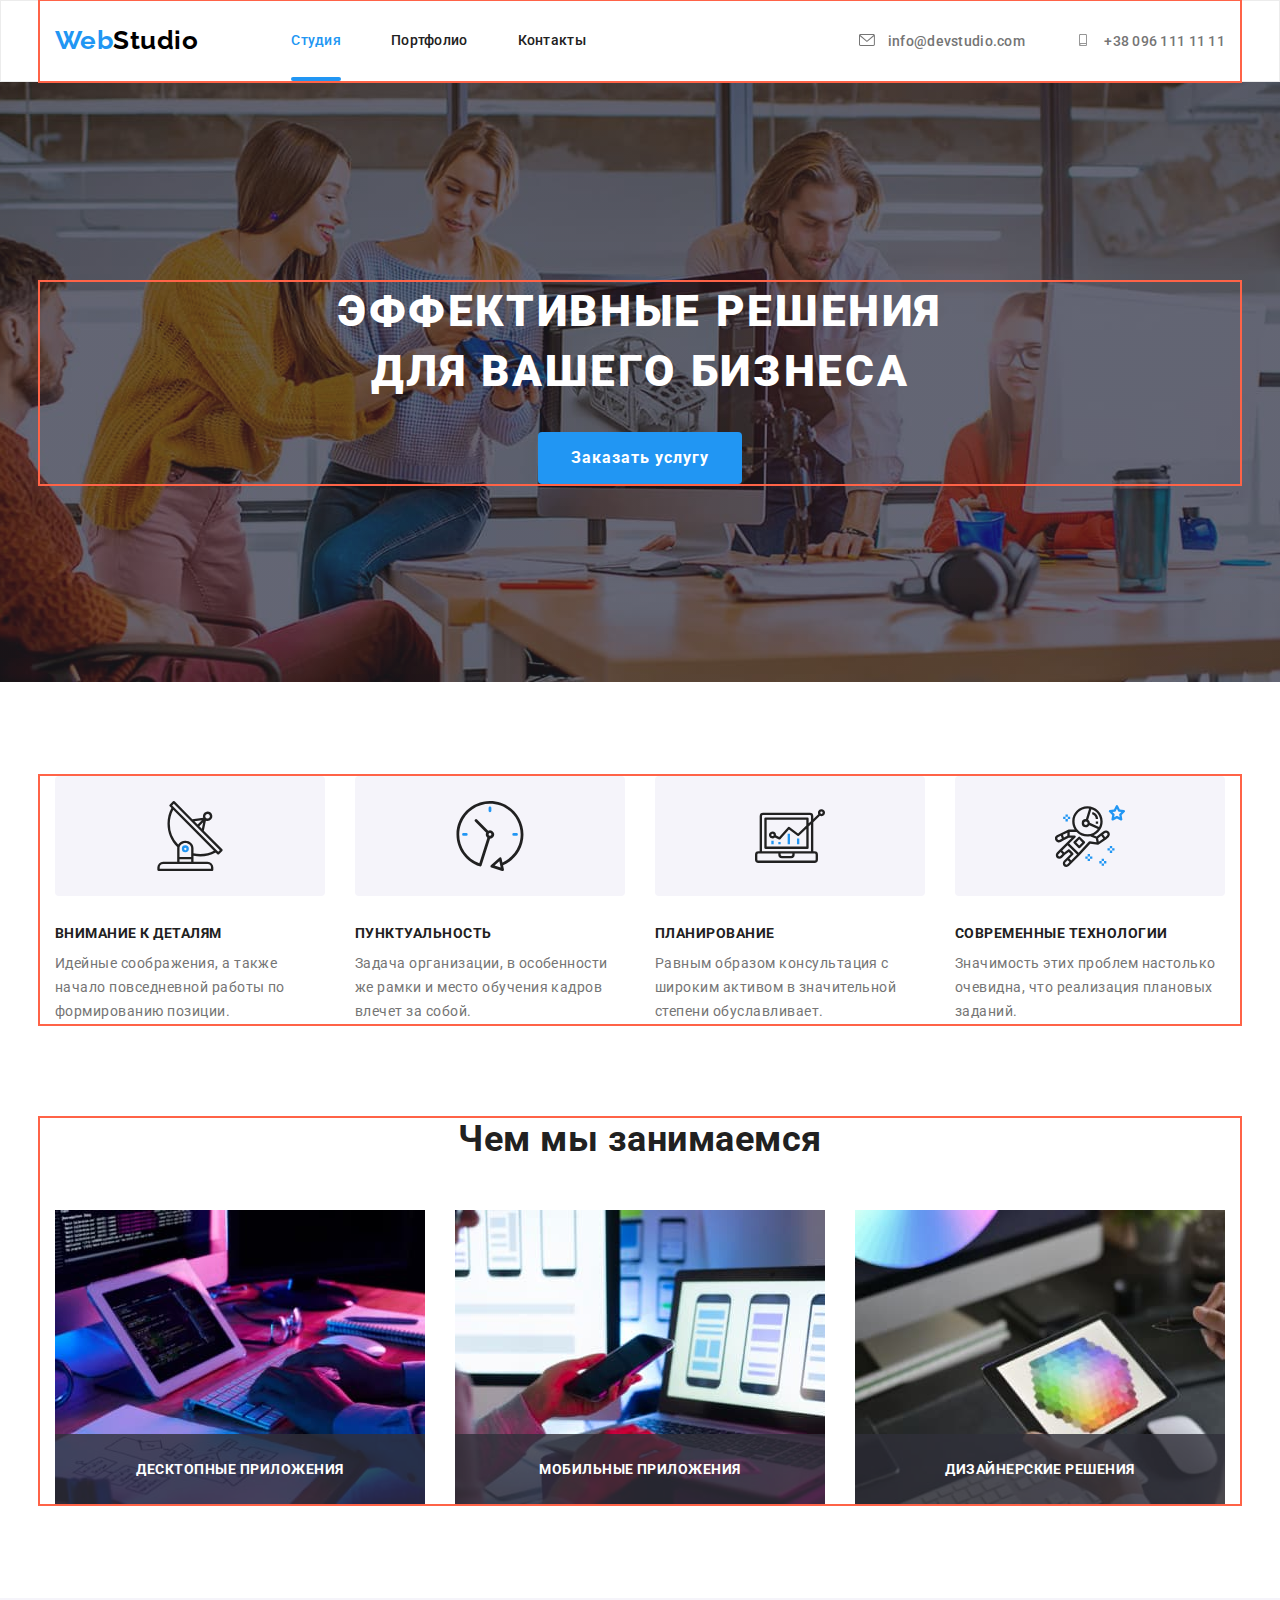
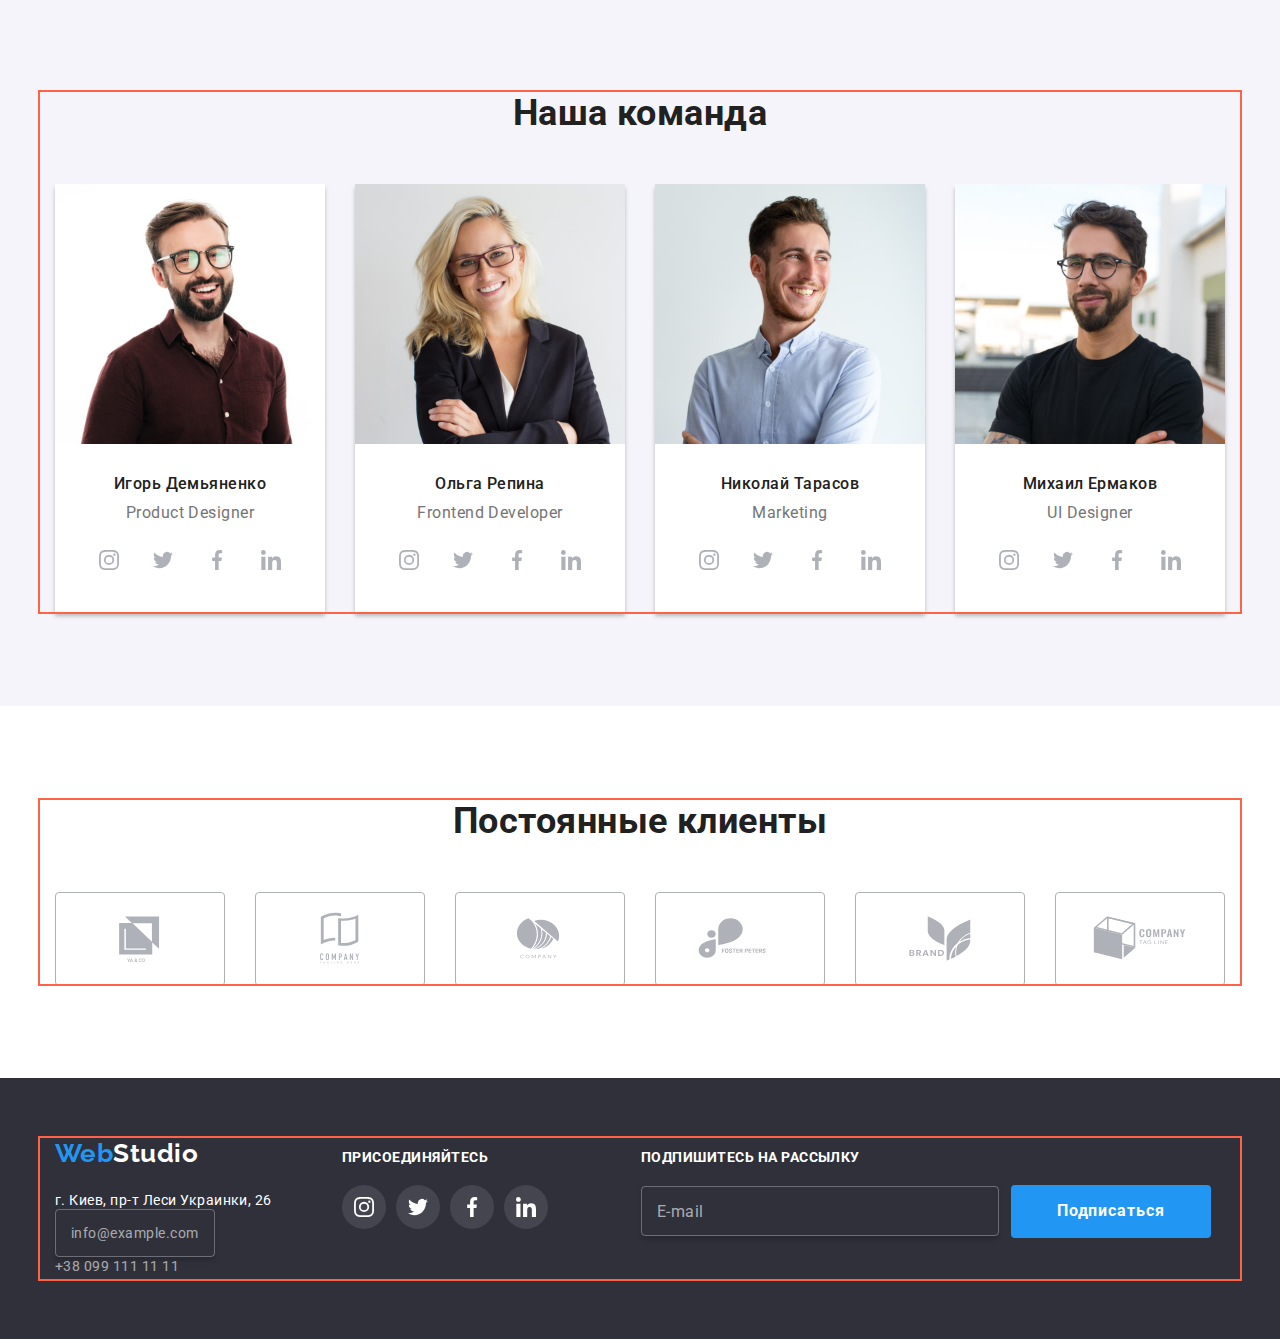
<file: index.html>
<!DOCTYPE html>
<html lang="ru">
<head>
    <meta charset="UTF-8">
    <meta http-equiv="X-UA-Compatible" content="IE=edge">
    <meta name="viewport" content="width=device-width, initial-scale=1.0">
    <title>Document</title>

<link rel="preconnect" href="https://fonts.googleapis.com">
<link rel="preconnect" href="https://fonts.gstatic.com" crossorigin>
<link href="https://fonts.googleapis.com/css2?family=Raleway:wght@700&family=Roboto:wght@400;500;700;900&display=swap"
    rel="stylesheet">

    <link rel="stylesheet" href="https://cdnjs.cloudflare.com/ajax/libs/modern-normalize/1.1.0/modern-normalize.min.css
">

    <link rel="stylesheet" href="./css/styles.css">
</head>
<body>
    <!-- Шапка -->
    <header class="page-header"> 
        <div class="container main-nav">
         <nav class="main-nav">
<a href="./index.html" class="logo">
    Web<span class="black">Studio</span> 
</a>

<ul class="site-nav list">
    <li class="item"> <a href="./index.html" class="link current">Студия</a> </li>
    <li class="item"> <a href="./portfolio.html" class="link">Портфолио</a> </li>
    <li class="item"> <a href="./index.html" class="link">Контакты</a> </li>
</ul>
</nav>


<ul class="contacts">
    <li class="item"> <a href="mailto:info@devstudio.com" class="link"> <svg class="icon">
        <use href="./images/sprite-new.svg#icon-envelope" >
        </use>
    </svg> info@devstudio.com</a> </li>
    <li class="item"> <a href="tel:+380961111111" class="link"> <svg class="icon">
        <use href="./images/sprite-new.svg#icon-smartphone">
        </use>
    </svg> +38 096 111 11 11</a> </li>
</ul>
        </div>
    </header>
    <main>

    <!-- Герой -->
        <section class="hero">
            <div class="container">
            <h1 class="hero-title">Эффективные решения <br> для вашего бизнеса</h1> 

            <button data-modal-open class="button-hero" type="button">Заказать услугу</button>
            </div>
        </section>

    <!-- Преимущества -->
    <section class="section feature">
        <div class="container">
        <h2 class="section-hidden-title">Преимущества</h2>

        <ul class="feature-list">
            <li class="item">
                <div class="icon-feature">
                    <svg class="icon">
                        <use href="./images/sprite-new.svg#icon-antenna">
                        </use>
                    </svg>
                </div>
                <h3 class="title">Внимание к деталям</h3>
                <p class="desc-feature"> Идейные соображения, а также начало повседневной работы по формированию позиции.</p>
            </li>

            <li class="item">
                <div class="icon-feature">
                    <svg class="icon">
                        <use href="./images/sprite-new.svg#icon-clock">
                        </use>
                    </svg>
                </div>
                <h3 class="title">Пунктуальность</h3>
                <p class="desc-feature">Задача организации, в особенности же рамки и место обучения кадров влечет за собой.</p>
            </li>

            <li class="item">
                <div class="icon-feature">
                    <svg class="icon">
                        <use href="./images/sprite-new.svg#icon-diagram">
                        </use>
                    </svg>
                </div>
                <h3 class="title">Планирование</h3>
                <p class="desc-feature">Равным образом консультация с широким активом в значительной степени обуславливает.</p>
            </li>

            <li class="item">
                <div class="icon-feature">
                    <svg class="icon">
                        <use href="./images/sprite-new.svg#icon-astronaut">
                        </use>
                    </svg>
                </div>
                <h3 class="title">Современные технологии</h3>
                <p class="desc-feature">Значимость этих проблем настолько очевидна, что реализация плановых заданий.</p>
            </li>
        </ul>
        </div>
    </section>

    <!--  Чем занимаемся-->
    <section class="section">
        <div class="container">
        <h2 class="section-title">Чем мы занимаемся</h2>
<ul class="services">
    <li class="item">
        
<img src="./images/img1.jpg" alt="computer" width="370" height="294">
<div class="thumb">
<h3 class="services-title title">Десктопные приложения</h3>
</div>
    </li>

    <li class="item">
    <img src="./images/img2.jpg" alt="smartphone" width="370" height="294">
    <div class="thumb">
    <h3 class="services-title title">Мобильные приложения</h3>
    </div>
    </li>

    <li class="item">
<img src="./images/img3.jpg" alt="tablet" width="370" height="294">
<div class="thumb">
<h3 class="services-title title">Дизайнерские решения</h3>
</div>
    </li>
</ul>
        </div>
    </section>

    <!-- Команда -->
    <section class="section-comand-brg">
        <div class="container">
        <h2 class="section-title">
            Наша команда
        </h2>
        <ul class="command-list">
            <li class="card">
                <img src="./images/photo1.jpg" alt="photo Igor" width="270" height="260">
                <div class="team-photo">
                <h3 class="title">Игорь Демьяненко</h3>
                <p class="desc">Product Designer</p>

                    <ul class="social-list">
                        <li>
                            <a class="link-icon" href="">
                                <svg class="social-network">
                                    <use href="./images/sprite-new.svg#icon-instagram" ></use>
                                </svg>
                            </a>
                        </li>
                
                        <li>
                            <a class="link-icon"  href="">
                                <svg class="social-network">
                                    <use href="./images/sprite-new.svg#icon-twitter"></use>
                                </svg>
                            </a>
                        </li>

                        <li>
                            <a class="link-icon"  href="">
                                <svg class="social-network">
                                    <use href="./images/sprite-new.svg#icon-facebook"></use>
                                </svg>
                            </a>
                        </li>

                        <li>
                            <a class="link-icon"  href="">
                                <svg class="social-network">
                                    <use href="./images/sprite-new.svg#icon-linkedin"></use>
                                </svg>
                            </a>
                        </li> 
                    </ul>
                </div>

                
            </li>

            <li class="card">
                <img src="./images/photo2.jpg" alt="photo Olga" width="270" height="260">
                <div class="team-photo">
                <h3 class="title">Ольга Репина</h3>
                <p class="desc">Frontend Developer</p>
                
                <ul class="social-list">
                    <li>
                        <a class="link-icon" href="">
                            <svg class="social-network">
                                <use href="./images/sprite-new.svg#icon-instagram"></use>
                            </svg>
                        </a>
                    </li>
                
                    <li>
                        <a class="link-icon" href="">
                            <svg class="social-network">
                                <use href="./images/sprite-new.svg#icon-twitter"></use>
                            </svg>
                        </a>
                    </li>
                
                    <li>
                        <a class="link-icon" href="">
                            <svg class="social-network">
                                <use href="./images/sprite-new.svg#icon-facebook"></use>
                            </svg>
                        </a>
                    </li>
                
                    <li>
                        <a class="link-icon" href="">
                            <svg class="social-network">
                                <use href="./images/sprite-new.svg#icon-linkedin"></use>
                            </svg>
                        </a>
                    </li>
                </ul>
                </div>
            </li>

            <li class="card">
                <img src="./images/photo3.jpg" alt="photo Nikolay" width="270" height="260">
                <div class="team-photo">
                <h3 class="title">Николай Тарасов</h3>
                <p class="desc">Marketing</p>  

                <ul class="social-list">
                    <li>
                        <a class="link-icon" href="">
                            <svg class="social-network">
                                <use href="./images/sprite-new.svg#icon-instagram"></use>
                            </svg>
                        </a>
                    </li>
                
                    <li>
                        <a class="link-icon" href="">
                            <svg class="social-network">
                                <use href="./images/sprite-new.svg#icon-twitter"></use>
                            </svg>
                        </a>
                    </li>
                
                    <li>
                        <a class="link-icon" href="">
                            <svg class="social-network">
                                <use href="./images/sprite-new.svg#icon-facebook"></use>
                            </svg>
                        </a>
                    </li>
                
                    <li>
                        <a class="link-icon" href="">
                            <svg class="social-network">
                                <use href="./images/sprite-new.svg#icon-linkedin"></use>
                            </svg>
                        </a>
                    </li>
                </ul>
                </div>          
            </li>

            <li class="card">
                <img src="./images/photo4.jpg" alt="photo Michael" width="270" height="260">
                <div class="team-photo">
                <h3 class="title">Михаил Ермаков</h3>
                <p class="desc">UI Designer</p>

                <ul class="social-list">
                    <li>
                        <a class="link-icon" href="">
                            <svg class="social-network">
                                <use href="./images/sprite-new.svg#icon-instagram"></use>
                            </svg>
                        </a>
                    </li>
                
                    <li>
                        <a class="link-icon" href="">
                            <svg class="social-network">
                                <use href="./images/sprite-new.svg#icon-twitter"></use>
                            </svg>
                        </a>
                    </li>
                
                    <li>
                        <a class="link-icon" href="">
                            <svg class="social-network">
                                <use href="./images/sprite-new.svg#icon-facebook"></use>
                            </svg>
                        </a>
                    </li>
                
                    <li>
                        <a class="link-icon" href="">
                            <svg class="social-network">
                                <use href="./images/sprite-new.svg#icon-linkedin"></use>
                            </svg>
                        </a>
                    </li>
                </ul>
                </div>
            </li>
        </ul>
        </div>
    </section>

    <!-- Клиенты -->
    <section class="section">
        <div class="container">
    <h2 class="section-title">
        Постоянные клиенты
    </h2>
            <ul class="client-list">
                <li>
    <a class="link-client" href="">
        <svg class="icon-client">
            <use href="./images/sprite-new.svg#icon-client1"></use>
        </svg>
    </a>
  </li>
                <li>
                    <a class="link-client" href="">
                        <svg class="icon-client">
                            <use href="./images/sprite-new.svg#icon-client2"></use>
                        </svg>
                    </a>
                </li>

                <li>
                    <a class="link-client" href="">
                        <svg class="icon-client">
                            <use href="./images/sprite-new.svg#icon-client3"></use>
                        </svg>
                    </a>
                </li>

                <li>
                    <a class="link-client" href="">
                        <svg class="icon-client">
                            <use href="./images/sprite-new.svg#icon-client4"></use>
                        </svg>
                    </a>
                </li>

                <li>
                    <a class="link-client" href="">
                        <svg class="icon-client">
                            <use href="./images/sprite-new.svg#icon-client5"></use>
                        </svg>
                    </a>
                </li>

                <li>
                    <a class="link-client" href="">
                        <svg class="icon-client">
                            <use href="./images/sprite-new.svg#icon-client6"></use>
                        </svg>
                    </a>
                </li>
            </ul>
        </div>
    </section>
    </main>

    <!-- Подвал -->
    <footer class="page-footer">
        <div class="container">
    <div class="footer-inner">
        <div class="inner-one">
        <a href="/" class="logo">Web<span class="white">Studio</span></a>
        <address>
            <ul class="address-list">
                <li>
<a href="г.Киев,пр-тЛесиУкраинки,26" class="street">г. Киев, пр-т Леси Украинки, 26</a> 
                </li>
        <li>
<a href="mailto:info@example.com" class="e-mail">info@example.com</a>
        </li>
        <li>
            <a href="tel:+380991111111" class="tel">+38 099 111 11 11</a>
        </li>
    </ul>
</address>
</div>

<div class="social-block">
    <h3 class="footer-title title">присоединяйтесь</h3>

<ul class="social-list-footer">
    <li>
        <a class="link-icon footer" href="">
            <svg class="social-network footer">
                <use href="./images/sprite-new.svg#icon-instagram"></use>
            </svg>
        </a>
    </li>

    <li>
        <a class="link-icon footer" href="">
            <svg class="social-network footer">
                <use href="./images/sprite-new.svg#icon-twitter"></use>
            </svg>
        </a>
    </li>

    <li>
        <a class="link-icon footer" href="">
            <svg class="social-network footer">
                <use href="./images/sprite-new.svg#icon-facebook"></use>
            </svg>
        </a>
    </li>

    <li>
        <a class="link-icon footer" href="">
            <svg class="social-network footer">
                <use href="./images/sprite-new.svg#icon-linkedin"></use>
            </svg>
        </a>
    </li>
</ul>
</div>


<div class="e-mail-block">
    <h3 class="footer-title title">Подпишитесь на рассылку</h3>

    <ul class="e-mail-list">
        <li>
<p class="e-mail">E-mail</p>
        </li>

        <li>
            <button class="button-subscribe" type="button">Подписаться</button>
        </li>
    </ul>
</div>
</div>
        </div>
    </footer>

<!-- Модальное окно -->
    <div data-modal class="backdrop is-hidden" data-backdrop>
        <div class="modal" data-modal>
            <p></p>
            <button data-modal-close class="close-btn" data-close-modal>
                <svg class="close" width="11" height="11">
                    <use href="./images/sprite-new.svg#icon-close"></use>
                </svg>
            </button>
        </div>
    </div>

    <script src="./js/modal.js"></script>
</body>
</html>
</file>
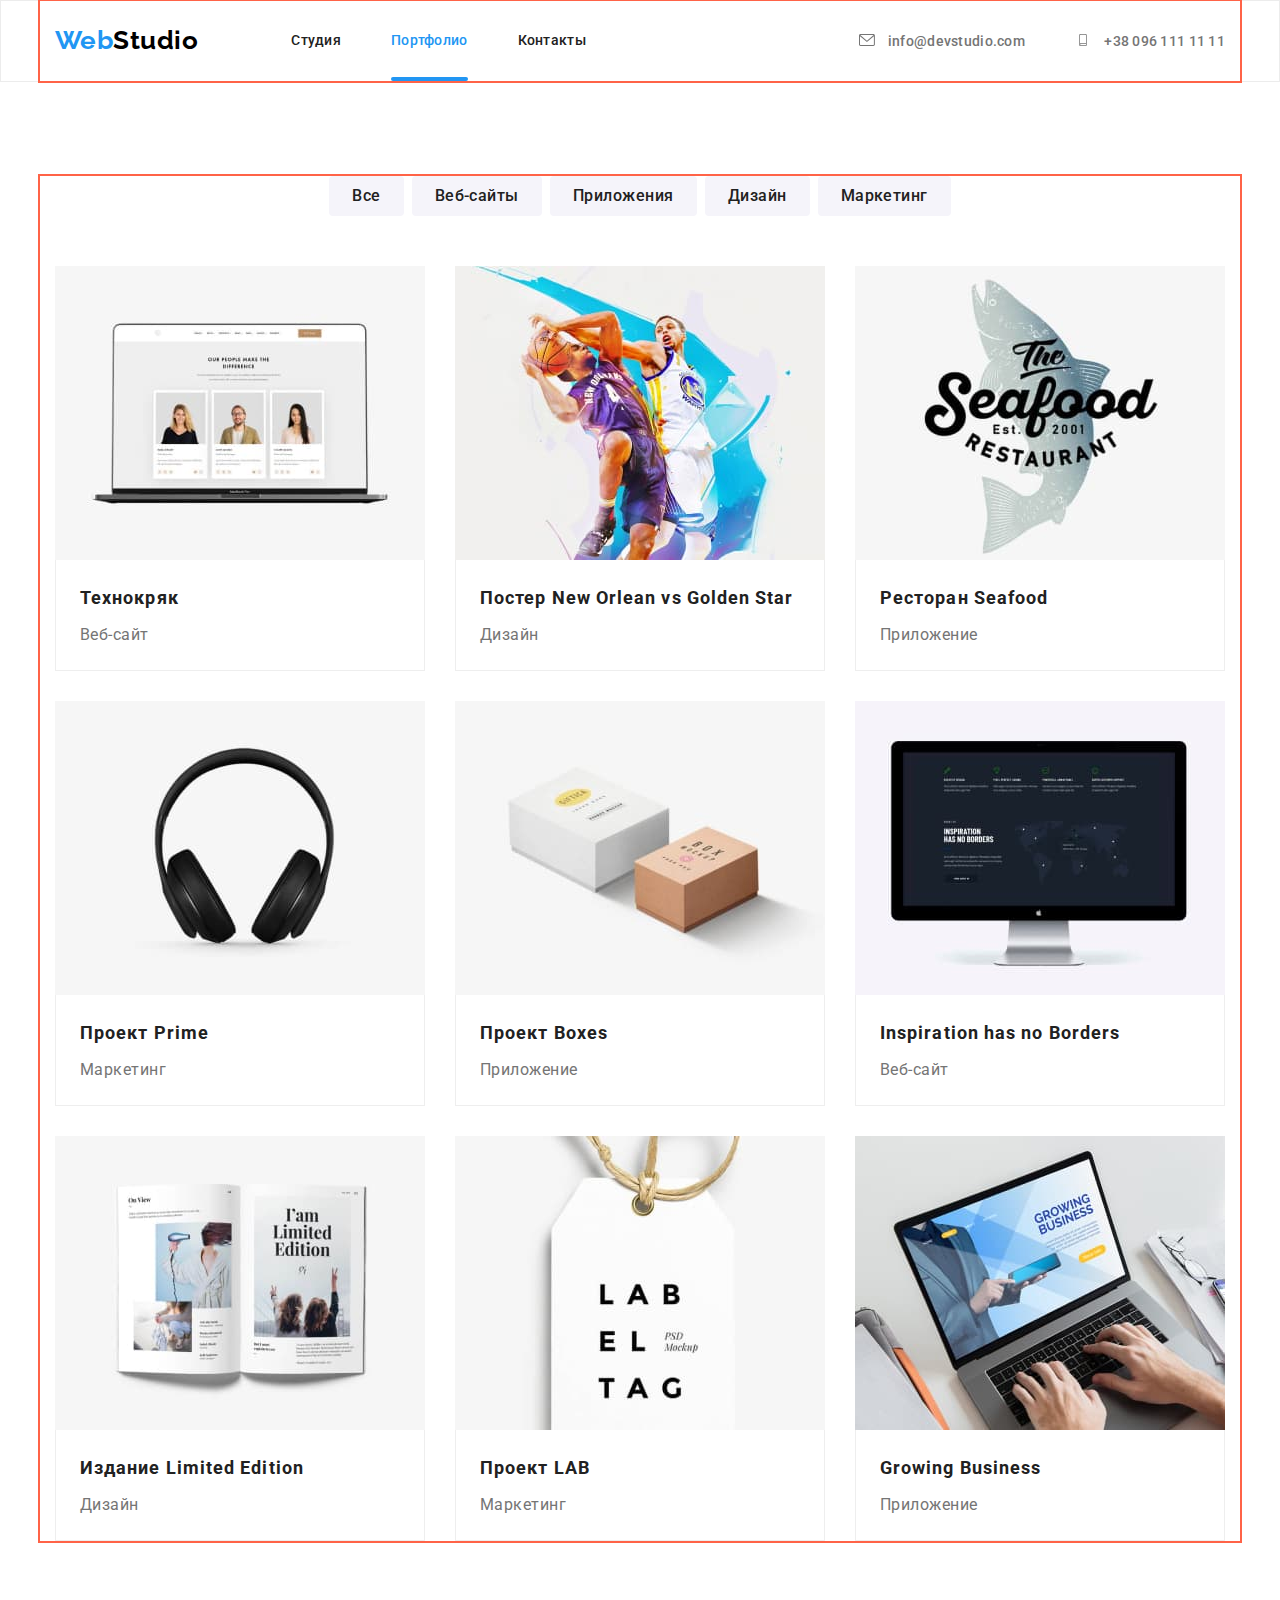
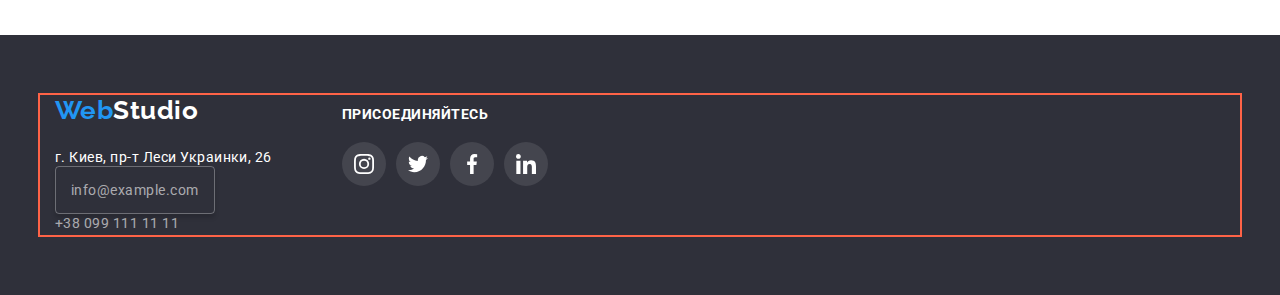
<file: portfolio.html>
<!DOCTYPE html>
<html lang="ru">
<head>
    <meta charset="UTF-8">
    <meta http-equiv="X-UA-Compatible" content="IE=edge">
    <meta name="viewport" content="width=device-width, initial-scale=1.0">
    <title>Document</title>

    <link rel="preconnect" href="https://fonts.googleapis.com">
    <link rel="preconnect" href="https://fonts.gstatic.com" crossorigin>
    <link href="https://fonts.googleapis.com/css2?family=Raleway:wght@700&family=Roboto:wght@400;500;700&display=swap"
        rel="stylesheet">

        <link rel="stylesheet" href="https://cdnjs.cloudflare.com/ajax/libs/modern-normalize/1.1.0/modern-normalize.min.css
">

<link rel="stylesheet" href="./css/styles.css">
</head>
<body>

    <!-- Шапка -->
    <header class="page-header">
        <div class="container main-nav">
        <nav class="main-nav">
            <a href="./index.html" class="logo">
        Web<span class="black">Studio</span>
            </a>
            <ul class="site-nav list">
                <li class="item"> <a href="./index.html" class="link">Студия</a> </li>
                <li class="item"> <a href="./portfolio.html" class="link current">Портфолио</a> </li>
                <li class="item"> <a href="/" class="link">Контакты</a> </li>
            </ul>
        </nav>
    <ul class="contacts">
        <li class="item"> <a href="mailto:info@devstudio.com" class="link"> <svg class="icon">
                    <use href="./images/sprite-new.svg#icon-envelope">
                    </use>
                </svg> info@devstudio.com</a> </li>
        <li class="item"> <a href="tel:+380961111111" class="link"> <svg class="icon">
                    <use href="./images/sprite-new.svg#icon-smartphone">
                    </use>
                </svg> +38 096 111 11 11</a> </li>
    </ul>
        </div>
    </header>
    <main>

        

<!-- Виды услуг -->

    <section class="section">
        <div class="container">
        <h1 class="section-hidden-title">Виды услуг</h1>
        <ul class="button-list">
            <li>
                <button class="button" type="button">Все</button>
            </li>
            <li>
                <button class="button" type="button">Веб-сайты</button>
            </li>
            <li>
              <button class="button" type="button">Приложения</button>
            </li>
            <li>
               <button class="button" type="button">Дизайн</button>
            </li>
            <li>
                <button class="button" type="button">Маркетинг</button>
            </li>
        </ul>
        
    
    <!-- Примеры работ -->

<ul class="work-list">
    <li class="card">
        <a class="link" href="">
            <div class="box">
                <div class="overlay">
                    <p>Ресурс предлагает комплексные предложения с разным уровнем функционала и сервисов. Все это позволит посетителю получить
                    исчерпывающие сведения о компании или частном лице.</p>
                </div>
            <img src="./images/project1.jpg" alt="веб-сайт" width="370" height="294">
            </div>
       <div class="projects">
            <h2 class="title">Технокряк</h2>
        <p class="text">Веб-сайт</p>
        </div>
        </a>
    </li>

    <li class="card">
        <a class="link" href="">
        <div class="box">
            <div class="overlay">
                <p>Ресурс предлагает комплексные предложения с разным уровнем функционала и сервисов. Все это позволит
                    посетителю получить
                    исчерпывающие сведения о компании или частном лице.</p>
            </div>
            <img src="./images/project2.jpg" alt="постер" width="370" height="294">
            </div>
       <div class="projects">
            <h2 class="title">Постер New Orlean vs Golden Star</h2>
        <p class="text">Дизайн</p>
        </div>
        </a>
    </li>

    <li class="card">
        <a class="link" href="">
            <div class="box">
                <div class="overlay">
                    <p>Ресурс предлагает комплексные предложения с разным уровнем функционала и сервисов. Все это позволит
                        посетителю получить
                        исчерпывающие сведения о компании или частном лице.</p>
                </div>
            <img src="./images/project3.jpg" alt="название-ресторана" width="370" height="294">
            </div>
        <div class="projects">
            <h2 class="title">Ресторан Seafood</h2>
        <p class="text">Приложение</p>
        </div>
        </a>
    </li>

    <li class="card">
        <a class="link" href="">
            <div class="box">
                <div class="overlay">
                    <p>Ресурс предлагает комплексные предложения с разным уровнем функционала и сервисов. Все это позволит
                        посетителю получить
                        исчерпывающие сведения о компании или частном лице.</p>
                </div>
            <img src="./images/project4.jpg" alt="наушники" width="370" height="294">
            </div>
        <div class="projects">
            <h2 class="title">Проект Prime</h2>
        <p class="text">Маркетинг</p>
        </div>
        </a>
    </li>

    <li class="card">
        <a class="link" href="">
            <div class="box">
                <div class="overlay">
                    <p>Ресурс предлагает комплексные предложения с разным уровнем функционала и сервисов. Все это позволит
                        посетителю получить
                        исчерпывающие сведения о компании или частном лице.</p>
                </div>
            <img src="./images/project5.jpg" alt="коробки" width="370" height="294">
            </div>
     <div class="projects">
            <h2 class="title">Проект Boxes</h2>
        <p class="text">Приложение</p>
        </div>
        </a>
    </li>

    <li class="card">
        <a class="link" href="">
            <div class="box">
                <div class="overlay">
                    <p>Ресурс предлагает комплексные предложения с разным уровнем функционала и сервисов. Все это позволит
                        посетителю получить
                        исчерпывающие сведения о компании или частном лице.</p>
                </div>
            <img src="./images/project6.jpg" alt="веб-сайт" width="370" height="294">
            </div>
        <div class="projects">
            <h2 class="title">Inspiration has no Borders</h2>
        <p class="text">Веб-сайт</p>
        </div>
        </a>
    </li>

    <li class="card">
        <a class="link" href="">
            <div class="box">
                <div class="overlay">
                    <p>Ресурс предлагает комплексные предложения с разным уровнем функционала и сервисов. Все это позволит
                        посетителю получить
                        исчерпывающие сведения о компании или частном лице.</p>
                </div>
            <img src="./images/project7.jpg" alt="книга" width="370" height="294">
            </div>
        <div class="projects">
            <h2 class="title">Издание Limited Edition</h2>
        <p class="text">Дизайн</p>
        </div>
        </a>
    </li>
    
    <li class="card">
        <a class="link" href="">
            <div class="box">
                <div class="overlay">
                    <p>Ресурс предлагает комплексные предложения с разным уровнем функционала и сервисов. Все это позволит
                        посетителю получить
                        исчерпывающие сведения о компании или частном лице.</p>
                </div>
            <img src="./images/project8.jpg" alt="дизайн" width="370" height="294">
            </div>
    <div class="projects">
            <h2 class="title">Проект LAB</h2>
        <p class="text">Маркетинг</p>
        </div>
        </a>
    </li>
    <li class="card">
        <a class="link" href="">
            <div class="box">
                <div class="overlay">
                    <p>Ресурс предлагает комплексные предложения с разным уровнем функционала и сервисов. Все это позволит
                        посетителю получить
                        исчерпывающие сведения о компании или частном лице.</p>
                </div>
            <img src="./images/project9.jpg" alt="компьютер" width="370" height="294">
            </div>
    <div class="projects">
            <h2 class="title">Growing Business</h2>
        <p class="text">Приложение</p>
        </div>
        </a>
    </li>
</ul>
        </div>
    </section>
    </main>

    <!-- Подвал -->
    <footer class="page-footer">
        <div class="container">
            <div class="footer-inner">
                <div class="inner-one">
                    <a href="/" class="logo">Web<span class="white">Studio</span></a>
                    <address>
                        <ul class="address-list">
                            <li>
                                <a href="г.Киев,пр-тЛесиУкраинки,26" class="street">г. Киев, пр-т Леси Украинки, 26</a>
                            </li>
                            <li>
                                <a href="mailto:info@example.com" class="e-mail">info@example.com</a>
                            </li>
                            <li>
                                <a href="tel:+380991111111" class="tel">+38 099 111 11 11</a>
                            </li>
                        </ul>
                    </address>
                </div>
    
                <div class="social">
                    <h3 class="footer-title title">присоединяйтесь</h3>
    
                    <ul class="social-list-footer">
                        <li>
                            <a class="link-icon footer" href="">
                                <svg class="social-network footer">
                                    <use href="./images/sprite-new.svg#icon-instagram"></use>
                                </svg>
                            </a>
                        </li>
    
                        <li>
                            <a class="link-icon footer" href="">
                                <svg class="social-network footer">
                                    <use href="./images/sprite-new.svg#icon-twitter"></use>
                                </svg>
                            </a>
                        </li>
    
                        <li>
                            <a class="link-icon footer" href="">
                                <svg class="social-network footer">
                                    <use href="./images/sprite-new.svg#icon-facebook"></use>
                                </svg>
                            </a>
                        </li>
    
                        <li>
                            <a class="link-icon footer" href="">
                                <svg class="social-network footer">
                                    <use href="./images/sprite-new.svg#icon-linkedin"></use>
                                </svg>
                            </a>
                        </li>
                    </ul>
                </div>
            </div>
        </div>
    </footer>
    
</body>
</html>
</file>
<file: css/styles.css>
/* основной цвет текста #212121 */
/* вторичный цвет текста #757575 */
/* акцент #2196F3  #FFFFFF*/
/* цвет текста с прозрачностью rgba(255, 255, 255, 0.6) */
/* цвет фона (header) #FFFFFF */
/* второй цвет фона (footer и hero) #2F303A */
/* третий цвет фона #F5F4FA (command) */
/* четвертый цвет фона #E5E5E5; */

:root {
    --primary-text-color: #212121;
    --secondary-text-color: #757575;
    --accent-color: #2196F3;
    --white-color:#FFFFFF;
    --black-color:#000000;
    --color-icon:#AFB1B8;

/* цвета фонов */
    
--background-color: #FFFFFF;
--background-color-footer: #2F303A;
--background-color-command: #F5F4FA;
--background-color-hero: #C4C4C4;
--background-color-hero-2: rgba(47, 48, 58, 0.4);

}

ul {
    list-style: none;
    margin: 0;
    padding: 0;
}
img {
    display: block;
}

body {
    background-color:var(--background-color);
    color:var(--primary-text-color);
    font-family: Roboto, sans-serif;
    letter-spacing: 0.03em;
}

.container {
    margin-left: auto;
    margin-right: auto;
    width: 1200px;
    padding-left: 15px;
    padding-right: 15px;
    outline: 2px solid tomato;
}


/* Header */
.page-header {
    border: 1px solid #ECECEC;
}

.main-nav {
    display: flex;
    align-items: center;
}

/* Logo */

.logo {
    color: var(--accent-color);
        font-family: Raleway, sans-serif;
        font-weight: 700;
        font-size: 26px;
        line-height: 1.2;
        text-decoration: none;
}

.black {
    color: var(--black-color);
}

.white {
    color: var(--white-color);
}


/* Site-nav */
.site-nav {
display: flex;
margin-left: 93px;
}

.site-nav .item:not(:last-child) {
    margin-right: 50px;
}

.site-nav .link {
    display: block;
    padding-top: 32px;
    padding-bottom: 32px;

    color: var(--primary-text-color);

        font-weight: 500;
        font-size: 14px;
        line-height: 1.14;
        letter-spacing: 0.02em;
        text-decoration: none;
        transition: color 250ms cubic-bezier(0.4, 0, 0.2, 1);
}

.site-nav .link:hover, 
.site-nav .link:focus {
    color: var(--accent-color);
}

.site-nav .link.current {
    color: var(--accent-color);
    position: relative;
}

.site-nav .link.current::after {
    width: 100%;
        height: 4px;
        content: "";
        display:inline-block;
        border-radius: 2px;
      background-color: var(--accent-color);
      position: absolute;
    bottom: 0;
    left: 0;
}

/* Contacts */

.contacts .icon {
    width: 16px;
    height: 12px;
    margin-right: 10px;
    fill: var(--secondary-text-color);
    transition: fill 250ms cubic-bezier(0.4, 0, 0.2, 1);
}

.contacts {
    display: flex;
    margin-left: auto;
}

.contacts .item + .item {
    margin-left: 50px;
}

.contacts .link {
    color: var(--secondary-text-color);
    text-decoration: none;
    font-weight: 500;
        font-size: 14px;
        line-height: 1.14;
        letter-spacing: 0.02em;

        transition: color 250ms cubic-bezier(0.4, 0, 0.2, 1);
}
.contacts .link:hover,
.contacts .link:focus {
    color: var(--accent-color);
}

.contacts .link:hover .icon,
.contacts .link:focus .icon {
    fill: var(--accent-color);
}

/* Hero */
.hero {
    text-align: center;
    padding-top: 200px;
    padding-bottom: 200px;
    background-color: var(--background-color-hero);
    background-image: 
    linear-gradient( to bottom, 
    var(--background-color-hero-2), 
    var(--background-color-hero-2)), url(../images/Img-hero.jpg);
    background-size: cover;
    background-position: center;
    background-repeat: no-repeat;
    height: 600px;
    max-width: 1600px;
    margin-left: auto;
    margin-right: auto;
}

.hero-title {
    margin-top: 0;
    margin-bottom: 30px;

    color: var(--white-color);
        font-weight: 900;
        font-size: 44px;
        line-height: 1.36;
        letter-spacing: 0.06em;
        text-transform: uppercase;
}

/* Section */
.section {
    padding-top: 94px;
    padding-bottom: 94px;
}

.section.feature {
    padding-bottom: 0;
}

.section-comand-brg {
    padding-top: 94px;
        padding-bottom: 94px;

        background-color: var(--background-color-command);
        
}

.section-title {
    margin-top: 0;
    margin-bottom: 50px;

    color:var(--primary-text-color);
    font-weight: 700;
        font-size: 36px;
        line-height: 1.17;
        text-align: center;
}

.section-hidden-title {    
        display: none;
}

/* Features */

.feature-list {
    display: flex;
    flex-wrap: wrap; 
}

.feature-list .icon {
    width: 70px;
    height: 70px;
}
.feature-list>li {
    width: 270px;
    margin-right: 30px;
}

.icon-feature {
    background-color: var(--background-color-command);
    align-items: center;
    justify-content: center;
    display: flex;
    margin-bottom: 30px;
    height: 120px;
    border-radius: 4px;
}

.feature-list .item:last-child {
    margin-right: 0;
}

.feature-list .title {
    margin-top: 0;
    margin-bottom: 10px;

    font-weight: 700;
        font-size: 14px;
        line-height: 1.14;
        text-transform: uppercase;
}

.desc-feature {
margin-top: 0;
margin-bottom: 0;

    font-weight: 400;
        font-size: 14px;
        line-height: 1.71;
        color: var(--secondary-text-color);
}

/* What are we doing */

.services {
    display: flex;
    flex-wrap: wrap;
}

.services .item {
    width: 370px;
    margin-right: 30px;
    position: relative;
}

.services .item:last-child {
    margin-right: 0;
}

.services-title {
        width: 100%;
        height: 16px;
        font-style: normal;
        font-weight: 700;
        font-size: 14px;
        line-height: 16px;
        text-align: center;
        text-transform: uppercase;
        margin: 0;
        color: var(--white-color);
        
}

.thumb {
    width: 100%;
    height: 70px;
    background: rgba(47, 48, 58, 0.8);
    position: absolute;
    bottom: 0;
    padding-top: 27px;
    padding-bottom: 27px;
        
    
}

/* Command */
.social-list, 
.social-list-footer {
    display: flex;
    flex-wrap: wrap;
    justify-content: center;
}

.social-list>li {
    width: 44px;
    height: 44px;
}

.social-list>li:not(:last-child) {
margin-right: 10px;
}

.link-icon {
    display: flex;
    height: 100%;
    background-color: var(--white-color);
    justify-content: center;
    align-items: center;
    border-radius: 50%;

    transition: background-color 250ms cubic-bezier(0.4, 0, 0.2, 1);
}

.link-icon:hover,
.link-icon:focus {
    background-color: var(--accent-color);
}

.link-icon:hover .social-network,
.link-icon:focus .social-network {
    fill: var(--white-color);
}


.social-network {
    width: 20px;
    height: 20px;
   fill: var(--color-icon);
   transition: fill 250ms cubic-bezier(0.4, 0, 0.2, 1);
}




.command-list {
    display: flex;
    flex-wrap: wrap;
}

.command-list .card {
    width: 270px;
    margin-right: 30px;
    background-color: var(--white-color);
    box-shadow: 0 4px 4px 0 rgba(0, 0, 0, 0.25);
}

.command-list .card:last-child {
    margin-right: 0;
}


.team-photo {
    padding-top: 30px;
    padding-bottom: 30px;
    text-align: center;
}

.command-list .title {
    margin-top: 0;
    margin-bottom: 10px;

font-weight: 500;
    font-size: 16px;
    line-height: 1.19;
    letter-spacing: 0.03em;
}

.command-list .desc {
    margin-top: 0;
    margin-bottom: 16px;

    font-weight: 400;
        font-size: 16px;
        line-height: 1.19;
        letter-spacing: 0.03em;
        color: var(--secondary-text-color);
}

/* Clients */
.client-list {
    display: flex;
    flex-wrap: wrap;
    justify-content: space-between;
}

.client-list>li {
    width: 170px;
    height: 92px;
}
.icon-client {
    width: 106px;;
    height: 60px;
    fill: var(--color-icon);
    transition: fill 250ms cubic-bezier(0.4, 0, 0.2, 1);
}

.link-client:hover .icon-client,
.link-client:focus .icon-client {
    fill: var(--accent-color);
}

.link-client:hover,
.link-client:focus {
    border: 1px solid var(--accent-color);
    box-shadow: 0 4px 4px 0 rgba(0, 0, 0, 0.25);
}

.link-client {
    border: 1px solid #AFB1B8;
    border-radius: 4px;
    display: flex;
    padding: 16px 32px;
        align-items: center;

        transition: border 250ms cubic-bezier(0.4, 0, 0.2, 1),
        box-shadow 250ms cubic-bezier(0.4, 0, 0.2, 1);
        
}
/* Examples */

.work-list {
display: flex;
flex-wrap: wrap;
}

.projects {
    padding: 20px 24px;
    border: 1px solid #EEEEEE;
    border-top: 0;
}

.work-list .card {
margin-bottom: 30px;
margin-right: 30px;
width: 370px;
/* width: calc((100% - 60px) / 3); */

transition: box-shadow 250ms cubic-bezier(0.4, 0, 0.2, 1);
}

.work-list .card:hover,
.work-list .card:focus {
box-shadow: 0 4px 4px 0 rgba(0, 0, 0, 0.25);
}

.work-list .card:nth-child(3n) {
    margin-right: 0;
}

.work-list .card:nth-last-child(-n + 3) {
    margin-bottom: 0;
}

.work-list .title {
    margin-top: 0;
        margin-bottom: 4px;
        

    color: var(--primary-text-color);
    font-weight: 700;
        font-size: 18px;
        line-height: 2;
        letter-spacing: 0.06em;
}

.work-list .text {
    margin-top: 0;
        margin-bottom: 0;

    font-weight: 400;
        font-size: 16px;
        line-height: 1.88;
        color: var(--secondary-text-color);
}

.work-list .link {
    text-decoration: none;
}

.box {
    width: 370px;
    height: 294px;
position: relative;
overflow: hidden;
}

.overlay {
    position: absolute;
    top: 0;
 
    width: 100%;
    height: 100%; 
    background-color: rgba(33, 150, 243, 0.9);
    transform: translateY(100%) scale(1);
    transition: transform 250ms ease;
}

.work-list .link:hover .overlay {
transform: translateX(0);
}

.overlay>p {
    margin: 0;
    padding: 63px 24px;
    font-style: normal;
        font-weight: 400;
        font-size: 18px;
        line-height: 1.56;
        text-align: left;
        color: var(--white-color);
}

    
/* Button */
.button-hero,
.button-subscribe  {
    display: inline-block;
    border: 1px solid transparent;
    border-radius: 4px;
    min-width: 200px;
    padding: 10px 32px;

    color: var(--white-color);
    background-color: var(--accent-color);

    font-family: inherit;
        font-weight: 700;
        font-size: 16px;
        line-height: 1.9;
        align-items: center;
        text-align: center;
     letter-spacing: 0.06em;
     cursor: pointer;

    transition: color 250ms cubic-bezier(0.4, 0, 0.2, 1),
    background-color 250ms cubic-bezier(0.4, 0, 0.2, 1),
    box-shadow 250ms cubic-bezier(0.4, 0, 0.2, 1);
    
}

.button-hero:hover,
.button-hero:focus {
    color: var(--accent-color);
    background-color: var(--white-color);
    box-shadow: 0 4px 4px 0 rgba(0, 0, 0, 0.25);
}

.button-list {
    display: flex;
    flex-wrap: wrap;
    justify-content: center;
    margin-bottom: 50px;
}

.button-list .button {

    border: 1px solid transparent;
    min-width: 73px;
    border-radius: 4px;
    padding: 6px 22px;

    color: var(--primary-text-color);
    background-color: #F5F4FA;

    font-weight: 500;
    font-size: 16px;
    line-height: 1.6;
    text-align: center;
    letter-spacing: 0.03em;
    cursor: pointer;

    transition: color 250ms cubic-bezier(0.4, 0, 0.2, 1),
    background-color 250ms cubic-bezier(0.4, 0, 0.2, 1),
    box-shadow 250ms cubic-bezier(0.4, 0, 0.2, 1);
}

.button-list > li:not(:last-child) {
    margin-right: 8px;
}

.button-list .button:hover,
.button-list .button:focus {
color: var(--white-color);
background-color: var(--accent-color);
box-shadow: 0 4px 4px 0 rgba(0, 0, 0, 0.25);

}

.button {
    font-family: inherit;
}

/* Futer */
.page-footer {
    background-color: var(--background-color-footer);
    padding-top: 60px;
    padding-bottom: 60px;
}

.address-list {
margin-top: 20px;
}

.address-list>li:not(:last-child) {
    margin-bottom: 9px;
}

.address-list .street {
    color:var(--white-color);
    font-weight: 400;
        font-size: 14px;
        line-height: 1.7;
        text-decoration: none;
        font-style: normal;
        transition: color 250ms cubic-bezier(0.4, 0, 0.2, 1);
}

.address-list .e-mail, .tel {
    color: rgba(255, 255, 255, 0.6);
    font-weight: 400;
        font-size: 14px;
        line-height: 1.7;
        text-decoration: none;
        font-style: normal;
        transition: color 250ms cubic-bezier(0.4, 0, 0.2, 1);
}

.address-list .street:hover,
.address-list .street:focus {
    color: var(--accent-color);
}

.address-list .e-mail:hover,
.address-list .e-mail:focus {
 color: var(--accent-color);
}

.address-list .tel:hover,
.address-list .tel:focus {
    color: var(--accent-color);
}

.footer-inner {
display: flex;
flex-wrap: wrap;
align-items: baseline;
}

.inner-one {
    margin-right: 70px;
}

.footer-title{
    color: var(--white-color);
        font-style: normal;
        font-weight: 700;
        font-size: 14px;
        line-height: 16px;
        text-transform: uppercase;
        padding-top: 0px;
        padding-bottom: 20px;
        margin: 0;
}

.link-icon.footer {
    background-color: rgba(255, 255, 255, 0.1);
    transition: background-color 250ms cubic-bezier(0.4, 0, 0.2, 1);
}

.link-icon.footer:hover,
.link-icon.footer:focus {
background-color: var(--accent-color);
}

.social-network.footer {
    fill: var(--white-color);
}

.social-list-footer>li {
    width: 44px;
    height: 44px;  
}

.social-list-footer>li:not(:last-child) {
    margin-right: 10px;
}

.social-block {
    margin-right: 93px;
}

.e-mail-list {
    display: flex;
    flex-wrap: wrap;
    justify-content: space-between;
    align-items: center;
}

.e-mail {
    font-weight: 400;
    font-size: 16px;
    line-height: 1.25;
    

    /* display: flex;
    align-items: center; */


    color: rgba(255, 255, 255, 0.6);
    width: 358px;
        height: 50px;
        
    
        border: 1px solid rgba(255, 255, 255, 0.3);
        box-shadow: 0px 4px 4px rgba(0, 0, 0, 0.15);
        border-radius: 4px;
margin: 0;
    margin-right: 12px;
    padding: 15px 15px;
}

/* Модальное окно */
.backdrop {
    position: fixed;
    top: 0;
    left: 0;

    width: 100%;
    height: 100%;
    background: rgba(0, 0, 0, 0.2);

    visibility: visible;
    pointer-events: painted;
    opacity: 1;

    transition: transform 250ms cubic-bezier(0.4, 0, 0.2, 1),
    opacity 250ms, visibility 250ms ;

}

.backdrop .modal {
    position: absolute;
    top: 50%;
    left: 50%;

    width: 528px;
    height: 581px;

    background-color: rgba(255, 255, 255, 1);
    box-shadow: 0px 1px 3px rgba(0, 0, 0, 0.12),
        0px 1px 1px rgba(0, 0, 0, 0.14),
        0px 2px 1px rgba(0, 0, 0, 0.2);
    border-radius: 4px;
    opacity: 1;
    transform: translate(-50%, -50%) scale(1);

    transition: transform 250ms cubic-bezier(0.4, 0, 0.2, 1);
    
}


.backdrop.is-hidden {
    opacity: 0;
    visibility: hidden;
    pointer-events: none;
}

.backdrop.is-hidden .modal {
    transform: translate(-50%, -50%) scale(0);
    opacity: 0;
    transition: transform 250ms cubic-bezier(0.4, 0, 0.2, 1),
        opacity 250ms, visibility 250ms;
}

.modal>p {
    margin:0;
}

.close-btn {
    position: absolute;
    top: 0;
    right: 0;

    width: 30px;
    height: 30px;

    background-color:transparent;
    border: 1px solid rgba(0, 0, 0, 0.1);
    border-radius: 50%;
    box-shadow: 0 4px 4px 0 rgba(0, 0, 0, 0.25);

    display: flex;
    justify-content: center;
    align-items: center;

    padding: 0;
    margin-top: 8px;
    margin-right: 8px;
}

.close {
width: 11px;
height: 11px;
}
</file>
